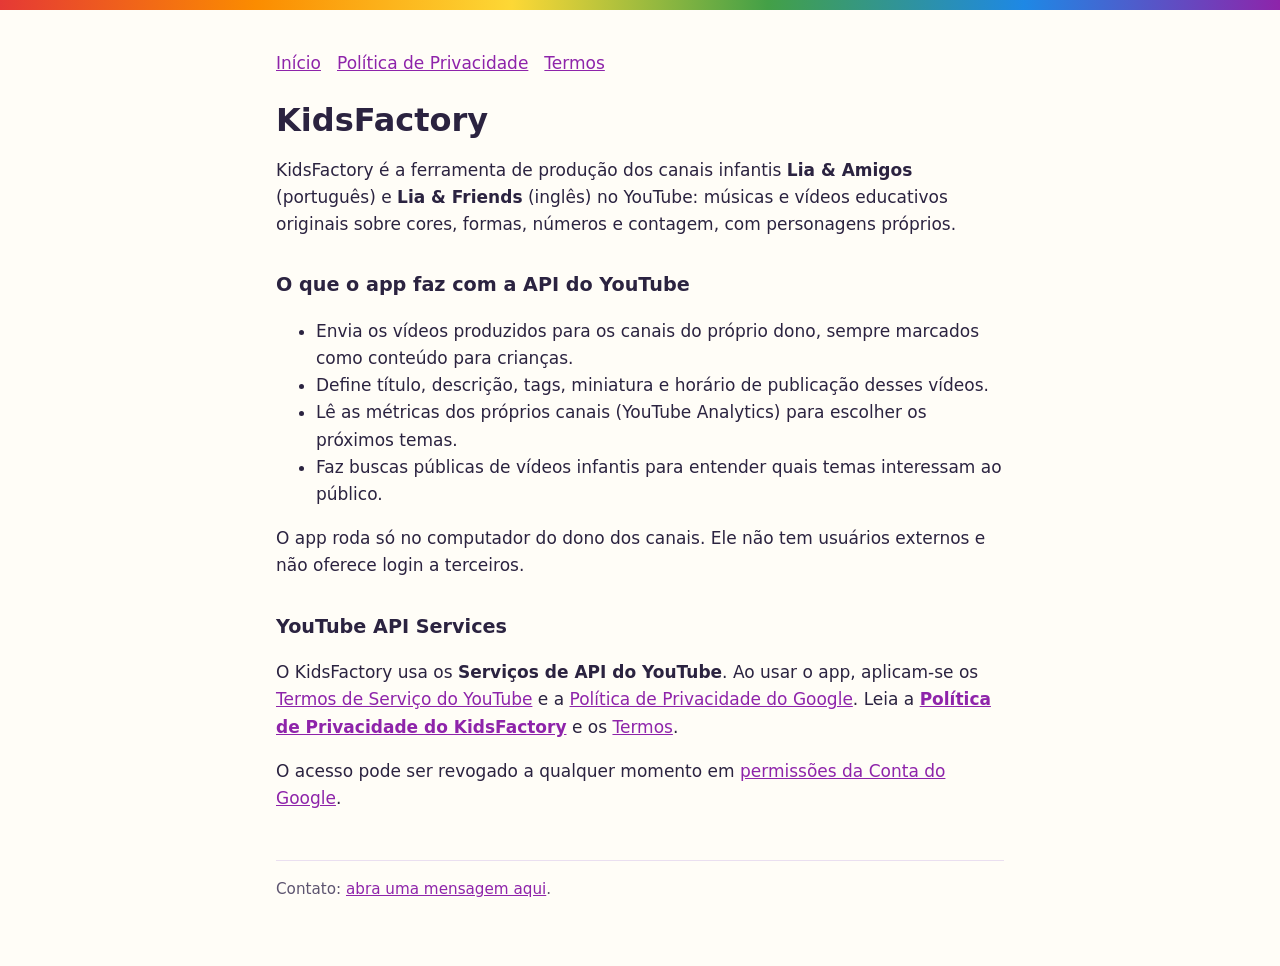
<file: index.html>
<!doctype html>
<html lang="pt-BR"><head><meta charset="utf-8"><meta name="viewport" content="width=device-width,initial-scale=1">
<title>KidsFactory</title><link rel="stylesheet" href="style.css"></head>
<body><div class="bar"></div><main>
<nav><a href="index.html">Início</a><a href="privacy.html">Política de Privacidade</a><a href="terms.html">Termos</a></nav>
<h1>KidsFactory</h1>
<p>KidsFactory é a ferramenta de produção dos canais infantis <strong>Lia &amp; Amigos</strong> (português) e
<strong>Lia &amp; Friends</strong> (inglês) no YouTube: músicas e vídeos educativos originais sobre cores, formas,
números e contagem, com personagens próprios.</p>
<h2>O que o app faz com a API do YouTube</h2>
<ul>
<li>Envia os vídeos produzidos para os canais do próprio dono, sempre marcados como conteúdo para crianças.</li>
<li>Define título, descrição, tags, miniatura e horário de publicação desses vídeos.</li>
<li>Lê as métricas dos próprios canais (YouTube Analytics) para escolher os próximos temas.</li>
<li>Faz buscas públicas de vídeos infantis para entender quais temas interessam ao público.</li>
</ul>
<p>O app roda só no computador do dono dos canais. Ele não tem usuários externos e não oferece login a terceiros.</p>
<h2>YouTube API Services</h2>
<p>O KidsFactory usa os <strong>Serviços de API do YouTube</strong>. Ao usar o app, aplicam-se os
<a href="https://www.youtube.com/t/terms">Termos de Serviço do YouTube</a> e a
<a href="https://policies.google.com/privacy">Política de Privacidade do Google</a>.
Leia a <a href="privacy.html"><strong>Política de Privacidade do KidsFactory</strong></a> e os <a href="terms.html">Termos</a>.</p>
<p>O acesso pode ser revogado a qualquer momento em
<a href="https://security.google.com/settings/security/permissions">permissões da Conta do Google</a>.</p>
<footer class="muted">Contato: <a href="https://github.com/blarissa22/kidsfactory-site/issues">abra uma mensagem aqui</a>.</footer>
</main></body></html>
</file>
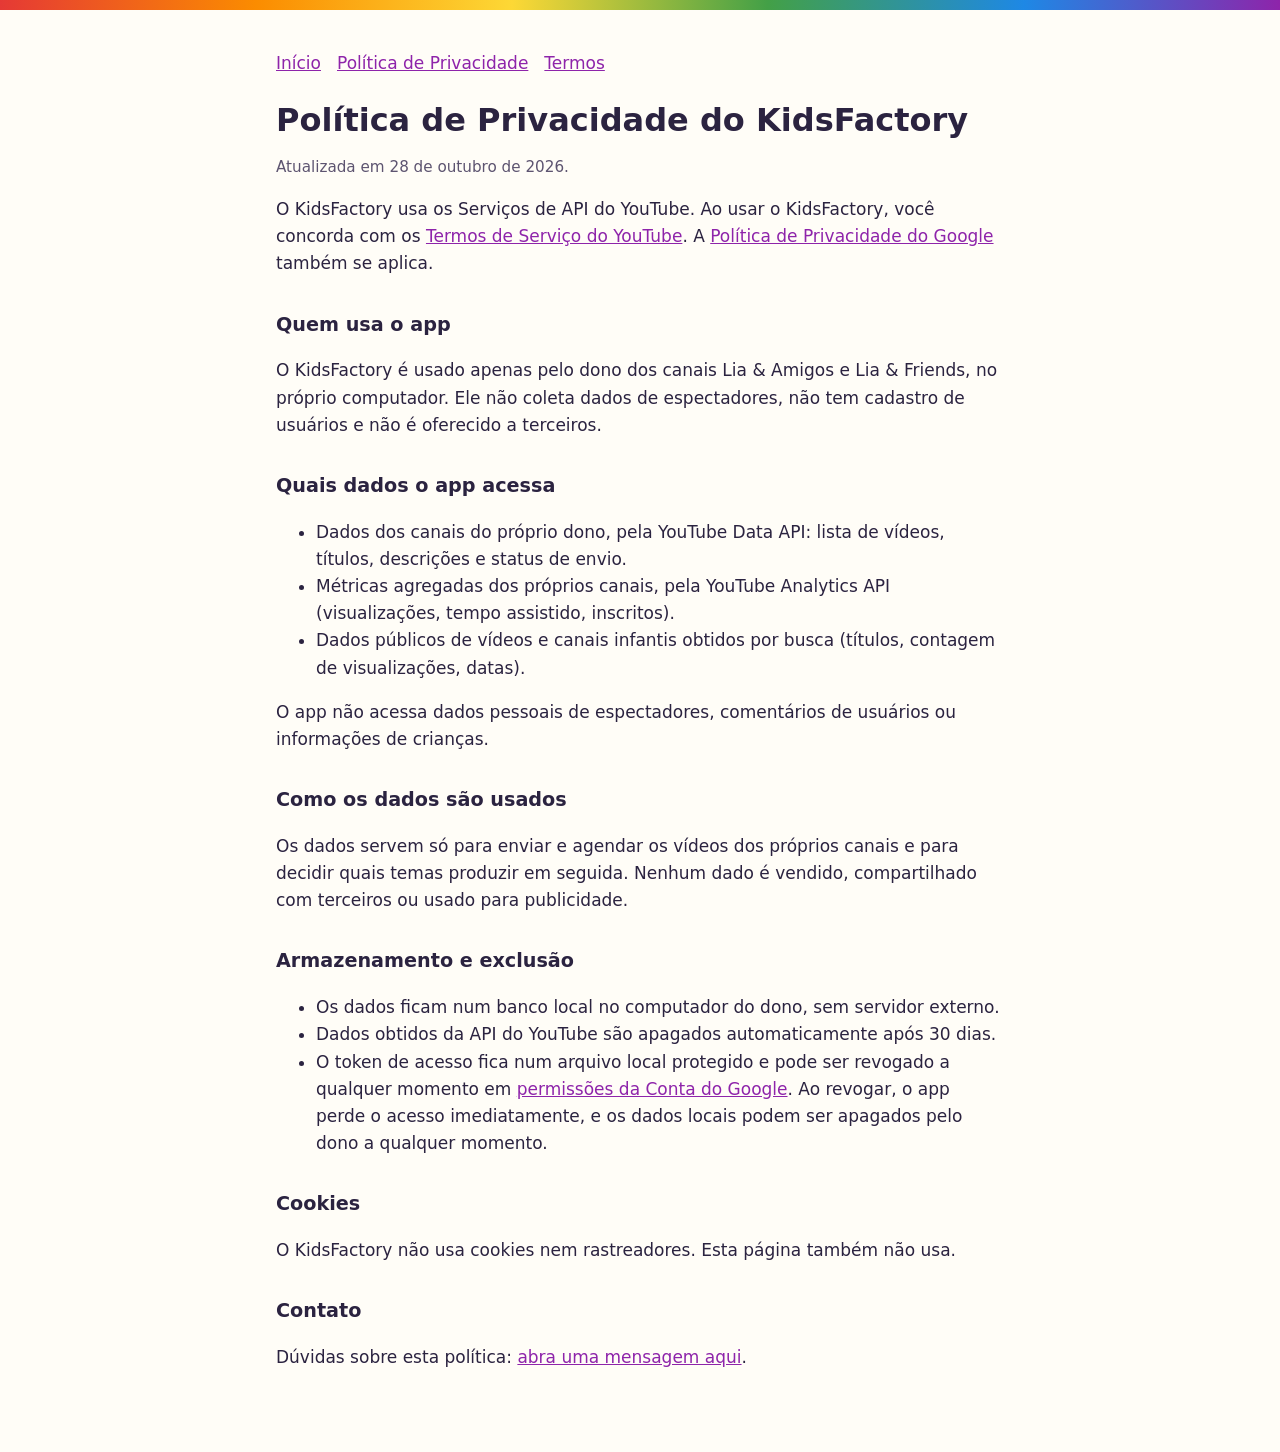
<file: privacy.html>
<!doctype html>
<html lang="pt-BR"><head><meta charset="utf-8"><meta name="viewport" content="width=device-width,initial-scale=1">
<title>Política de Privacidade</title><link rel="stylesheet" href="style.css"></head>
<body><div class="bar"></div><main>
<nav><a href="index.html">Início</a><a href="privacy.html">Política de Privacidade</a><a href="terms.html">Termos</a></nav>
<h1>Política de Privacidade do KidsFactory</h1>
<p class="muted">Atualizada em 28 de outubro de 2026.</p>
<p>O KidsFactory usa os Serviços de API do YouTube. Ao usar o KidsFactory, você concorda com os
<a href="https://www.youtube.com/t/terms">Termos de Serviço do YouTube</a>. A
<a href="https://policies.google.com/privacy">Política de Privacidade do Google</a> também se aplica.</p>
<h2>Quem usa o app</h2>
<p>O KidsFactory é usado apenas pelo dono dos canais Lia &amp; Amigos e Lia &amp; Friends, no próprio computador.
Ele não coleta dados de espectadores, não tem cadastro de usuários e não é oferecido a terceiros.</p>
<h2>Quais dados o app acessa</h2>
<ul>
<li>Dados dos canais do próprio dono, pela YouTube Data API: lista de vídeos, títulos, descrições e status de envio.</li>
<li>Métricas agregadas dos próprios canais, pela YouTube Analytics API (visualizações, tempo assistido, inscritos).</li>
<li>Dados públicos de vídeos e canais infantis obtidos por busca (títulos, contagem de visualizações, datas).</li>
</ul>
<p>O app não acessa dados pessoais de espectadores, comentários de usuários ou informações de crianças.</p>
<h2>Como os dados são usados</h2>
<p>Os dados servem só para enviar e agendar os vídeos dos próprios canais e para decidir quais temas produzir em seguida.
Nenhum dado é vendido, compartilhado com terceiros ou usado para publicidade.</p>
<h2>Armazenamento e exclusão</h2>
<ul>
<li>Os dados ficam num banco local no computador do dono, sem servidor externo.</li>
<li>Dados obtidos da API do YouTube são apagados automaticamente após 30 dias.</li>
<li>O token de acesso fica num arquivo local protegido e pode ser revogado a qualquer momento em
<a href="https://security.google.com/settings/security/permissions">permissões da Conta do Google</a>.
Ao revogar, o app perde o acesso imediatamente, e os dados locais podem ser apagados pelo dono a qualquer momento.</li>
</ul>
<h2>Cookies</h2>
<p>O KidsFactory não usa cookies nem rastreadores. Esta página também não usa.</p>
<h2>Contato</h2>
<p>Dúvidas sobre esta política: <a href="https://github.com/blarissa22/kidsfactory-site/issues">abra uma mensagem aqui</a>.</p>
</main></body></html>
</file>
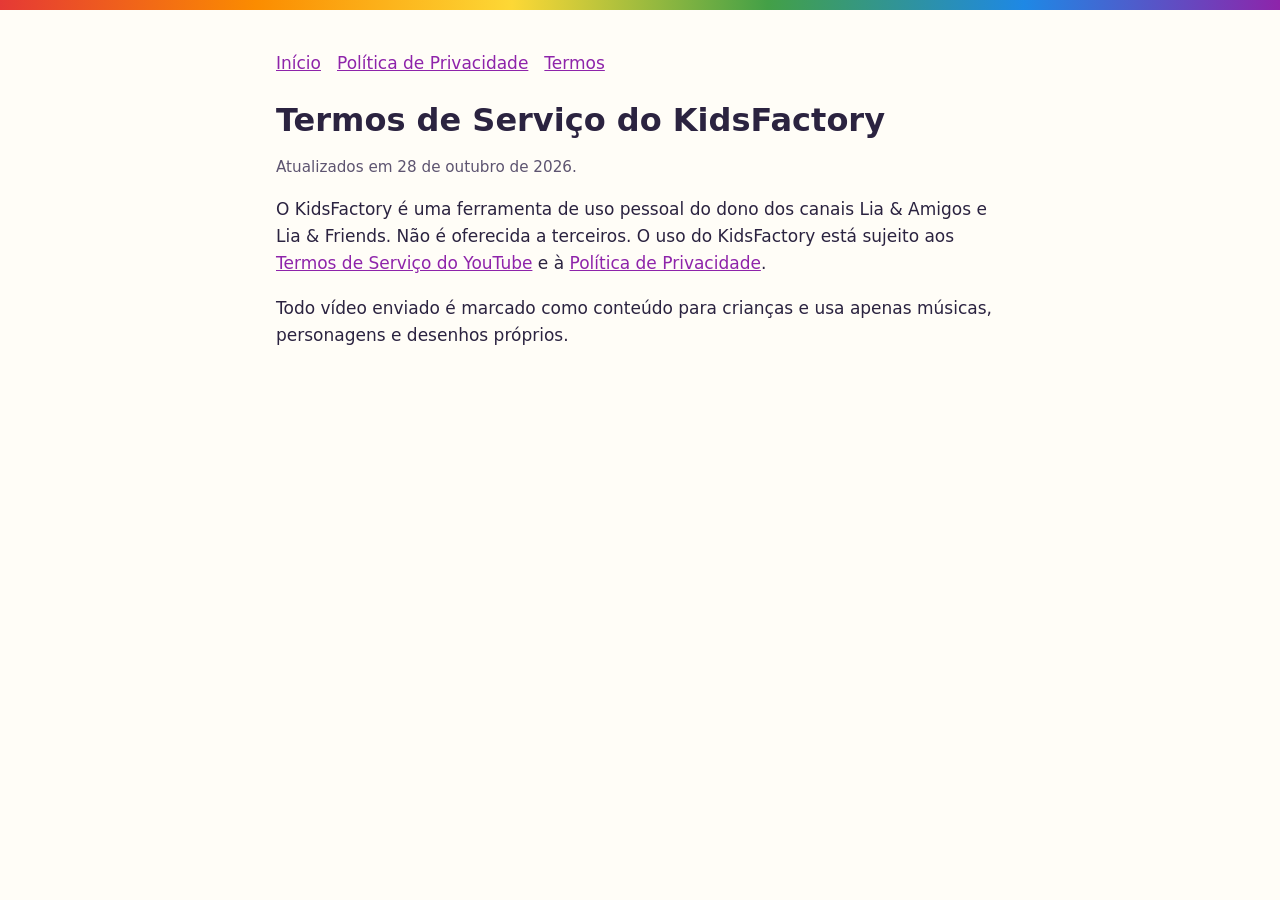
<file: terms.html>
<!doctype html>
<html lang="pt-BR"><head><meta charset="utf-8"><meta name="viewport" content="width=device-width,initial-scale=1">
<title>Termos de Serviço</title><link rel="stylesheet" href="style.css"></head>
<body><div class="bar"></div><main>
<nav><a href="index.html">Início</a><a href="privacy.html">Política de Privacidade</a><a href="terms.html">Termos</a></nav>
<h1>Termos de Serviço do KidsFactory</h1>
<p class="muted">Atualizados em 28 de outubro de 2026.</p>
<p>O KidsFactory é uma ferramenta de uso pessoal do dono dos canais Lia &amp; Amigos e Lia &amp; Friends. Não é oferecida
a terceiros. O uso do KidsFactory está sujeito aos <a href="https://www.youtube.com/t/terms">Termos de Serviço do YouTube</a>
e à <a href="privacy.html">Política de Privacidade</a>.</p>
<p>Todo vídeo enviado é marcado como conteúdo para crianças e usa apenas músicas, personagens e desenhos próprios.</p>
</main></body></html>
</file>
<file: style.css>
:root{--bg:#fffdf7;--fg:#2b2340;--muted:#5d5470;--accent:#8e24aa;--card:#ffffff;--line:#eadff0}
@media (prefers-color-scheme:dark){:root{--bg:#17131f;--fg:#f2eef8;--muted:#b9b0c8;--accent:#ce93d8;--card:#211b2c;--line:#352c44}}
*{box-sizing:border-box}body{margin:0;background:var(--bg);color:var(--fg);font:17px/1.6 system-ui,-apple-system,"Segoe UI",Roboto,sans-serif}
main{max-width:760px;margin:0 auto;padding:40px 16px 64px}h1{font-size:2rem;line-height:1.2;margin:0 0 8px}
h2{font-size:1.2rem;margin:32px 0 8px}a{color:var(--accent)}p,li{color:var(--fg)}.muted{color:var(--muted);font-size:.95rem}
.bar{height:10px;background:linear-gradient(90deg,#e53935,#fb8c00,#fdd835,#43a047,#1e88e5,#8e24aa)}
nav{display:flex;gap:16px;margin:0 0 24px}footer{margin-top:48px;border-top:1px solid var(--line);padding-top:16px}
</file>
